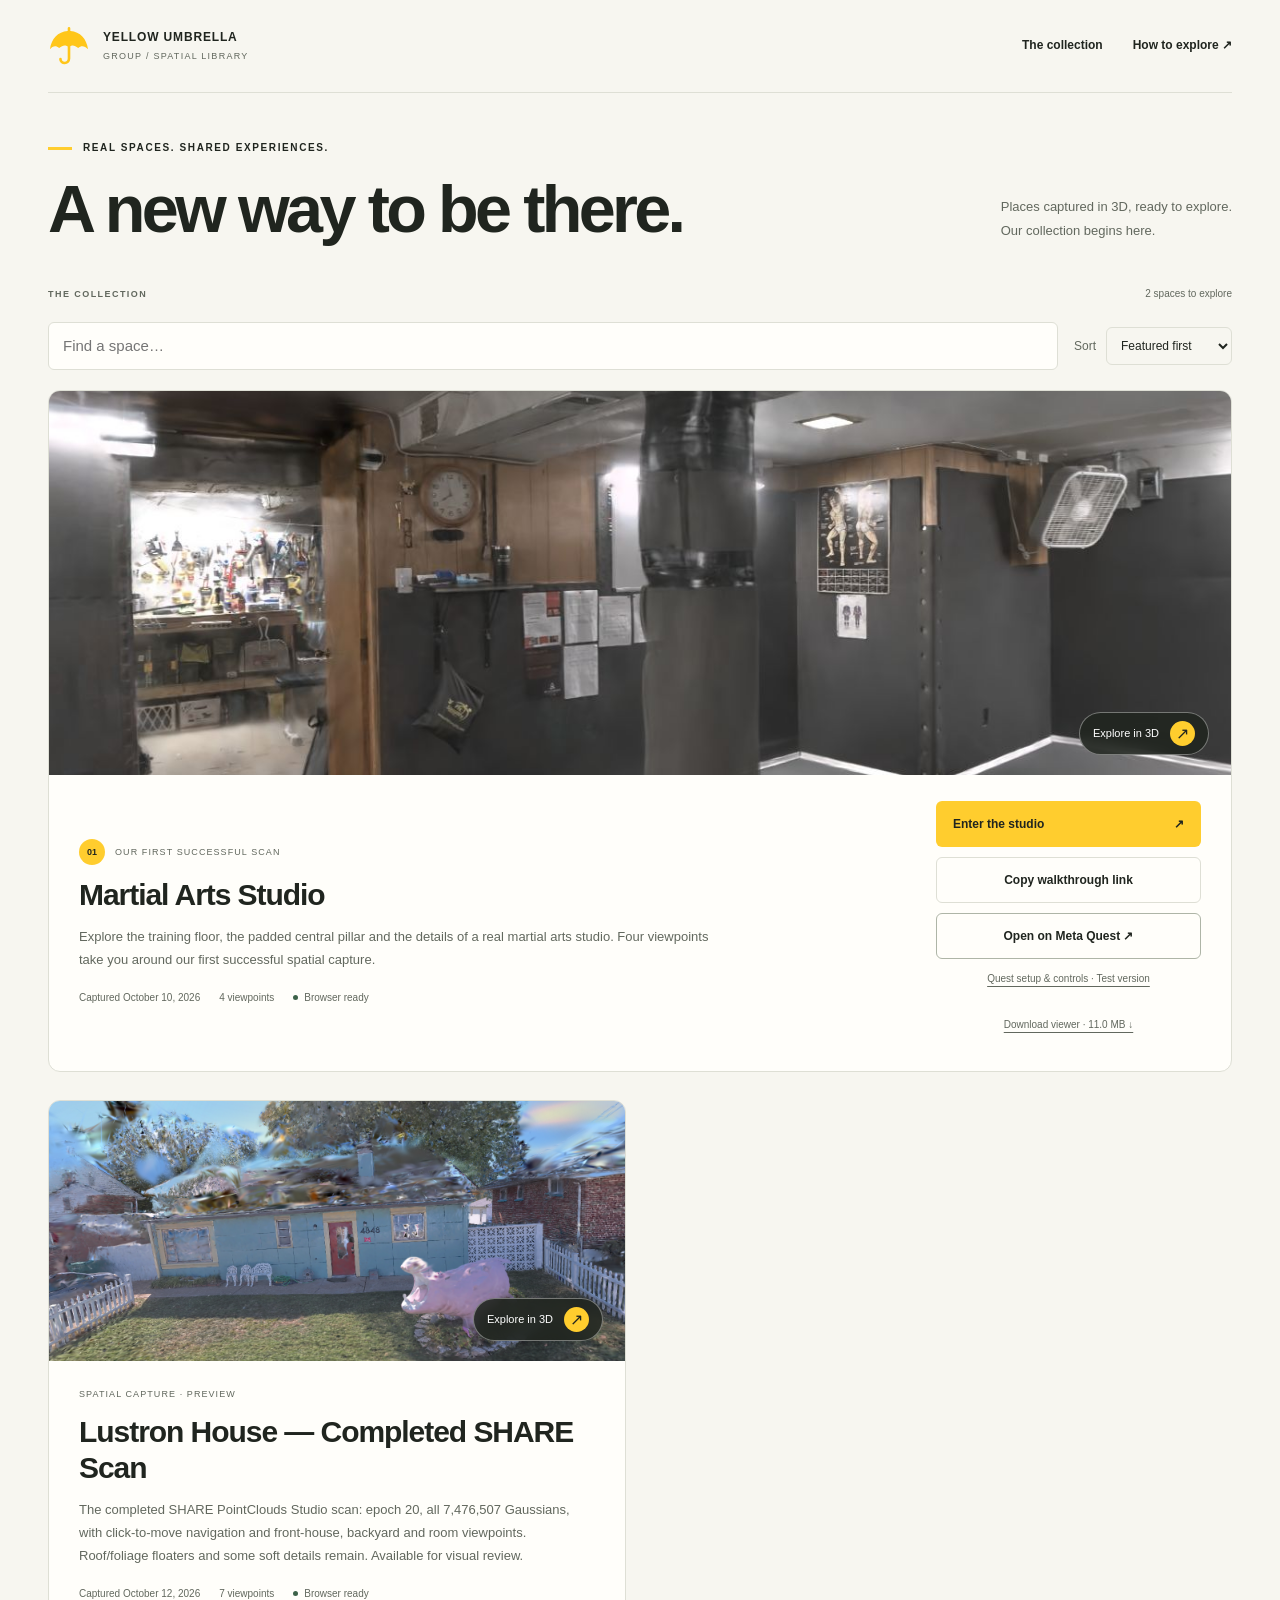
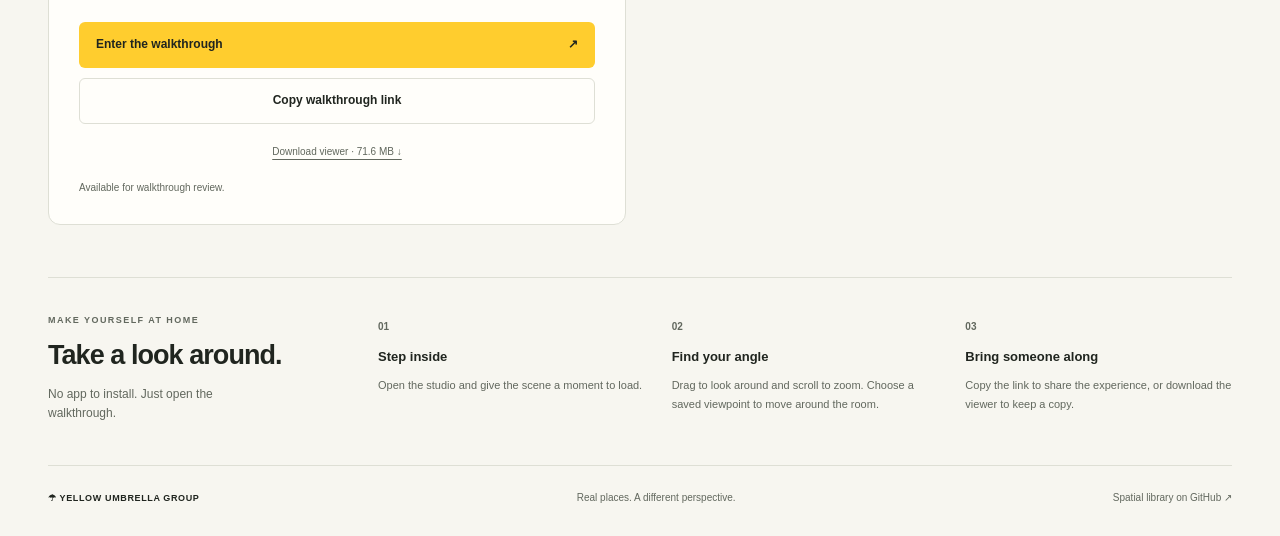
<file: docs/index.html>
<!doctype html>
<html lang="en">
<head>
  <meta charset="utf-8">
  <meta name="viewport" content="width=device-width,initial-scale=1">
  <meta name="theme-color" content="#f7f6f0">
  <meta name="description" content="Step inside the Martial Arts Studio, Yellow Umbrella Group’s first successful spatial capture. Explore a real space in an interactive 3D walkthrough.">
  <title>Spatial Library · Yellow Umbrella Group</title>
  <link rel="icon" href="assets/umbrella.svg" type="image/svg+xml">
  <link rel="stylesheet" href="assets/library.css?v=quest-1">
  <script defer src="assets/library.js?v=quest-1"></script>
</head>
<body>
  <a class="skip-link" href="#library">Skip to the walkthrough</a>
  <header class="topbar">
    <a class="brand" href="./" aria-label="Yellow Umbrella Group, spatial library"><img src="assets/umbrella.svg" width="42" height="42" alt=""><span>YELLOW UMBRELLA<span class="brand-sub">GROUP / SPATIAL LIBRARY</span></span></a>
    <nav aria-label="Main navigation"><a href="#library">The collection</a><a href="#explore">How to explore <span aria-hidden="true">↗</span></a></nav>
  </header>
  <main>
    <section class="intro" aria-labelledby="intro-title">
      <div><p class="eyebrow"><span class="yellow-line"></span> REAL SPACES. SHARED EXPERIENCES.</p><h1 id="intro-title">A new way<br class="mobile-break"> to be there.</h1></div>
      <p class="intro-note">Places captured in 3D, ready to explore.<br>Our collection begins here.</p>
    </section>
    <section class="library" id="library" aria-label="Spatial capture collection">
      <div class="collection-line"><span class="eyebrow">THE COLLECTION</span><span id="sync-status" role="status">Loading the collection…</span></div>
      <div id="toolbar" class="toolbar" hidden>
        <label class="search"><input id="search" type="search" placeholder="Find a space…" aria-label="Search walkthroughs"></label>
        <label class="sort">Sort <select id="sort" aria-label="Sort walkthroughs"><option value="featured">Featured first</option><option value="newest">Newest capture</option><option value="title">Name A–Z</option></select></label>
      </div>
      <div id="cards" class="cards" aria-live="polite"></div>
      <div id="empty" class="empty" hidden><h2>No spaces found</h2><p>Try another search.</p><button id="reset" class="button secondary" type="button">Clear search</button></div>
      <noscript><p class="notice">Enable JavaScript to explore the collection, or open the <a href="catalog.json">walkthrough catalog</a>.</p></noscript>
    </section>
    <section class="explore" id="explore" aria-labelledby="explore-heading">
      <div class="explore-heading"><p class="eyebrow">MAKE YOURSELF AT HOME</p><h2 id="explore-heading">Take a look around.</h2><p>No app to install. Just open the walkthrough.</p></div>
      <ol class="instructions">
        <li><span class="step">01</span><h3>Step inside</h3><p>Open the studio and give the scene a moment to load.</p></li>
        <li><span class="step">02</span><h3>Find your angle</h3><p>Drag to look around and scroll to zoom. Choose a saved viewpoint to move around the room.</p></li>
        <li><span class="step">03</span><h3>Bring someone along</h3><p>Copy the link to share the experience, or download the viewer to keep a copy.</p></li>
      </ol>
    </section>
  </main>
  <footer><span class="footer-brand">☂ YELLOW UMBRELLA GROUP</span><span>Real places. A different perspective.</span><a href="https://github.com/thehillbeyondthisone/s20share" target="_blank" rel="noopener">Spatial library on GitHub ↗</a></footer>
  <div id="toast" role="status" class="toast" hidden></div>
</body>
</html>
</file>
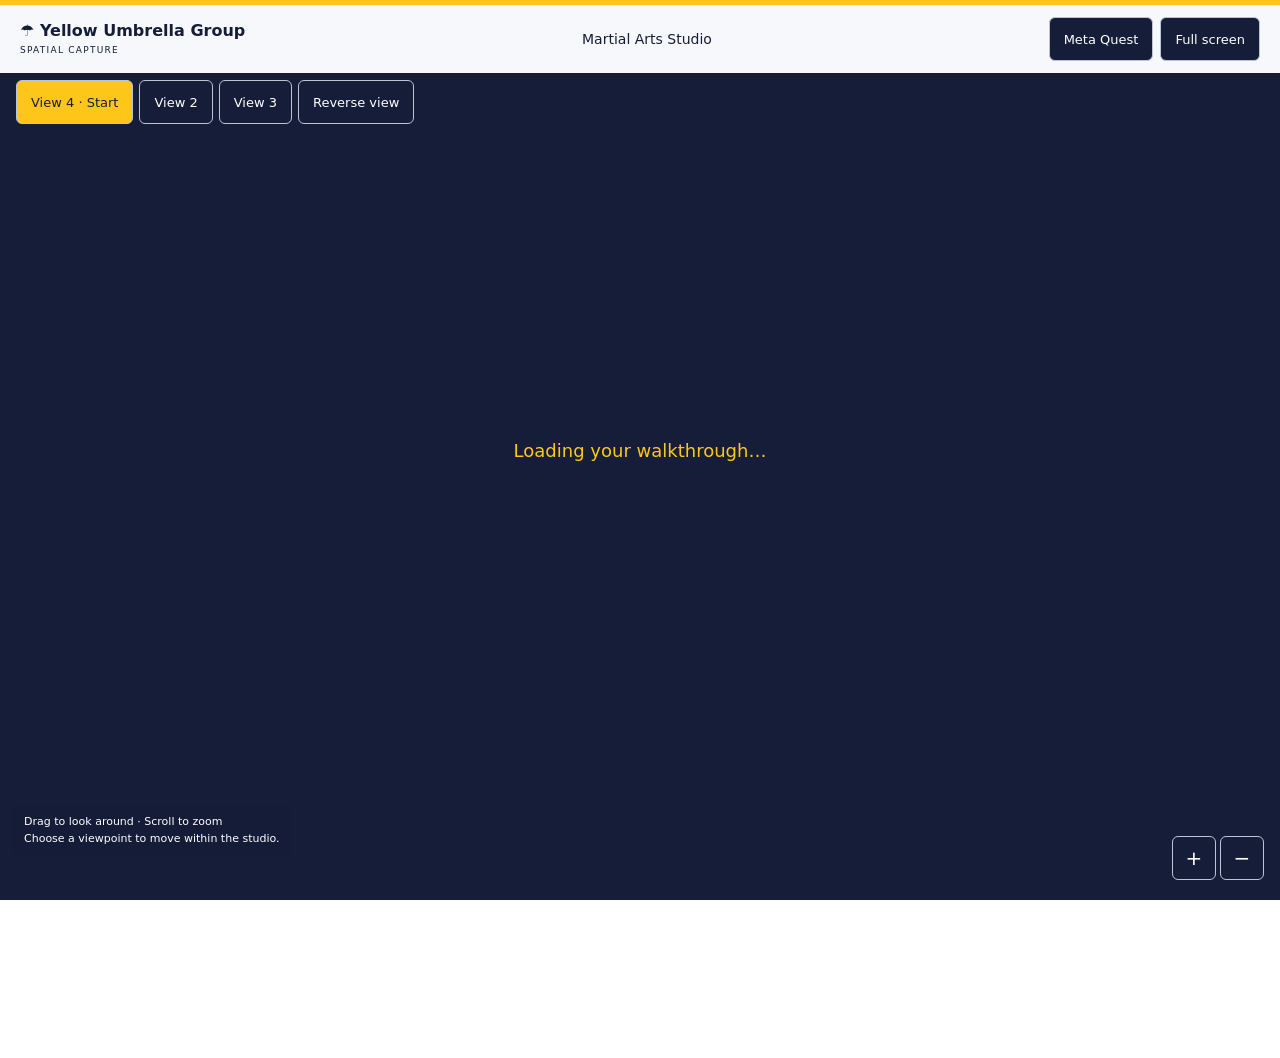
<file: docs/quest/index.html>
<!doctype html>
<html lang="en">
<head>
<meta charset="utf-8"><meta name="viewport" content="width=device-width,initial-scale=1">
<meta name="theme-color" content="#ffc61a"><title>Studio on Meta Quest · Yellow Umbrella Group</title>
<style>
:root{font:16px/1.6 system-ui;color:#161d38;background:#f6f8fc}body{margin:0;border-top:5px solid #ffc61a}main{max-width:500px;margin:12vh auto;padding:24px}small{letter-spacing:.12em}h1{font-size:36px;line-height:1.15}a{color:inherit}a.button{display:inline-block;padding:12px 18px;background:#ffc61a;border-radius:7px;text-decoration:none;font-weight:600}:focus-visible{outline:3px solid #161d38;outline-offset:4px}[hidden]{display:none!important}
</style>
</head>
<body><main><small>☂ YELLOW UMBRELLA GROUP</small><h1>Step inside the studio.</h1>
<p id="status" role="status">Opening the latest studio walkthrough…</p>
<a id="open" class="button" hidden>Open studio</a><p><a href="../">Back to the collection</a></p>
<noscript><p>Enable JavaScript to open the latest Quest walkthrough.</p></noscript></main>
<script>
(async()=>{
  try {
    const response=await fetch('../catalog.json',{cache:'no-store'});
    if (!response.ok) throw Error('Catalog unavailable');
    const catalog=await response.json();
    const scan=catalog.scans?.find(scan=>scan.id==='27e45466-86a5-42c6-8018-df7c9fdd86ea' && scan.quest_preview);
    if (!scan) throw Error('Quest viewer unavailable');
    const target=new URL(scan.viewer,new URL('../',location.href));
    if (target.origin!==location.origin || !target.pathname.startsWith(new URL('../viewers/',location.href).pathname)) throw Error('Invalid viewer');
    target.searchParams.set('quest','1');
    const link=document.getElementById('open'); link.href=target.href; link.hidden=false;
    location.replace(target.href);
  } catch {
    document.getElementById('status').textContent='The studio could not load. Return to the collection and try again.';
  }
})();
</script></body></html>
</file>
<file: docs/assets/library.css>
:root{color-scheme:light;--ink:#20251f;--muted:#62685e;--yellow:#ffcd2e;--paper:#f7f6f0;--line:#dedfd5;--green:#3c6249;font:15px/1.6 "Segoe UI",Arial,sans-serif}
*{box-sizing:border-box}html{scroll-behavior:smooth;scroll-padding-top:24px}body{margin:0;background:var(--paper);color:var(--ink)}a{color:inherit;text-decoration:none}button,input,select{font:inherit}a,button{touch-action:manipulation}button{cursor:pointer}img{display:block;max-width:100%}[hidden]{display:none!important}:focus-visible{outline:3px solid #976900;outline-offset:5px}.skip-link{position:absolute;top:-100px;left:24px;background:var(--yellow);padding:12px;z-index:20}.skip-link:focus{top:10px}
.topbar,main,footer{width:min(1200px,100% - 96px);margin:auto}.topbar{padding:25px 0;display:flex;align-items:center;justify-content:space-between;gap:24px;border-bottom:1px solid var(--line)}.brand{display:flex;align-items:center;gap:13px;font-size:12px;font-weight:800;letter-spacing:.07em;line-height:1.4}.brand-sub{display:block;color:var(--muted);font-size:9px;letter-spacing:.14em;margin-top:4px;font-weight:500}nav{display:flex;gap:30px;font-size:12px;font-weight:600}nav a:hover,footer a:hover{text-decoration:underline;text-underline-offset:5px}.intro{display:flex;justify-content:space-between;align-items:flex-end;gap:36px;padding:47px 0 40px}.eyebrow{margin:0;font-size:10px;font-weight:700;letter-spacing:.16em;display:flex;align-items:center;gap:11px}.yellow-line{width:24px;height:3px;background:var(--yellow)}h1{font-size:clamp(42px,5.2vw,68px);font-weight:600;line-height:1.1;letter-spacing:-.055em;margin:17px 0 0}.mobile-break{display:none}.intro-note{font-size:13px;line-height:1.8;color:var(--muted);margin:0 0 4px}.collection-line{display:flex;align-items:center;justify-content:space-between;margin-bottom:14px}.collection-line .eyebrow{font-size:9px;color:var(--muted)}#sync-status{font-size:10px;color:var(--muted)}
.cards{display:grid;grid-template-columns:repeat(2,minmax(0,1fr));gap:28px}.card{border:1px solid var(--line);border-radius:12px;overflow:hidden;background:#fffefa;min-width:0}.card.featured{grid-column:1/-1}.card-image{display:block;position:relative;height:260px;overflow:hidden;background:#353a35}.featured .card-image{height:clamp(280px,30vw,390px)}.card-image img{width:100%;height:100%;object-fit:cover;transition:transform .5s ease}.card-image:hover img{transform:scale(1.015)}.image-action{position:absolute;right:22px;bottom:20px;display:flex;align-items:center;gap:11px;border:1px solid #ffffff60;border-radius:100px;padding:8px 13px;background:#20251fd9;color:white;font-size:11px;backdrop-filter:blur(6px)}.image-action>span{display:grid;place-items:center;background:var(--yellow);color:var(--ink);border-radius:50%;width:25px;height:25px;font-size:16px}.card-body{padding:26px 30px 28px;display:grid;grid-template-columns:1fr;gap:20px}.featured .card-body{grid-template-columns:minmax(0,1fr) 265px;gap:40px;align-items:center}.card-kicker{display:flex;gap:10px;align-items:center;font-size:9px;letter-spacing:.12em;text-transform:uppercase;color:var(--muted)}.scan-number{display:grid;place-items:center;width:26px;height:26px;border-radius:50%;background:var(--yellow);color:var(--ink);font-weight:750;letter-spacing:0}.card h2{font-size:30px;letter-spacing:-.035em;line-height:1.2;margin:12px 0}.card-description{max-width:650px;font-size:13px;line-height:1.8;color:var(--muted);margin:0}.card-metrics{display:flex;flex-wrap:wrap;gap:8px 19px;color:var(--muted);font-size:10px;margin-top:18px}.metric{display:flex;gap:6px;align-items:center}.metric-dot{width:5px;height:5px;border-radius:50%;background:var(--green)}.card-actions{display:flex;flex-direction:column;gap:10px}.button{display:inline-flex;align-items:center;justify-content:center;gap:20px;border-radius:6px;border:1px solid transparent;padding:12px 16px;min-height:46px;font-size:12px;font-weight:650}.primary{background:var(--yellow);color:var(--ink)}.primary:hover{background:#ffdb60}.secondary{border-color:var(--line);background:transparent;color:var(--ink)}.secondary:hover{border-color:var(--ink)}.card-actions .primary{justify-content:space-between}.download-link{font-size:10px;text-align:center;color:var(--muted);text-decoration:underline;text-underline-offset:4px;margin-top:4px;min-height:32px;padding:6px 0}.card-footnote{font-size:10px;color:var(--muted);margin:0}.toolbar{display:flex;gap:16px;margin:20px 0}.search{flex:1}.search input{width:100%;padding:11px 14px;border:1px solid var(--line);border-radius:6px;background:#fffefa}.sort{display:flex;align-items:center;gap:10px;color:var(--muted);font-size:12px}.sort select{padding:10px;border:1px solid var(--line);border-radius:6px;background:transparent;color:var(--ink)}.empty{padding:40px;text-align:center;border:1px dashed var(--line);border-radius:12px}.notice{padding:20px;background:#fff0b5}.notice a{text-decoration:underline}
.explore{margin:52px 0 42px;border-top:1px solid var(--line);padding-top:35px;display:grid;grid-template-columns:280px 1fr;gap:50px}.explore-heading .eyebrow{font-size:9px;color:var(--muted)}.explore-heading h2{font-size:27px;font-weight:600;letter-spacing:-.035em;line-height:1.25;margin:12px 0}.explore-heading>p:last-child{font-size:12px;color:var(--muted);max-width:225px;margin:0}.instructions{list-style:none;padding:0;margin:0;display:grid;grid-template-columns:repeat(3,minmax(0,1fr));gap:27px}.step{font-size:10px;font-weight:700;color:var(--muted)}.instructions h3{font-size:13px;font-weight:650;margin:10px 0 8px}.instructions p{font-size:11px;line-height:1.8;color:var(--muted);margin:0}footer{border-top:1px solid var(--line);padding:24px 0 30px;display:flex;justify-content:space-between;align-items:center;gap:24px;font-size:10px;color:var(--muted)}.footer-brand{font-size:9px;font-weight:700;letter-spacing:.07em;color:var(--ink)}.toast{position:fixed;left:50%;bottom:24px;transform:translateX(-50%);padding:13px 20px;border-radius:7px;background:var(--ink);color:white;z-index:20;font-size:12px;text-align:center;max-width:90vw}
@media(max-width:900px){.topbar,main,footer{width:calc(100% - 56px)}.intro{padding:36px 0 30px;gap:24px}.intro-note{font-size:11px}.featured .card-body{grid-template-columns:1fr 225px;gap:24px;padding:24px}.card h2{font-size:27px}.card-description{font-size:12px}.explore{grid-template-columns:1fr;gap:25px}.explore-heading>p:last-child{max-width:none}}
@media(max-width:600px){.topbar,main,footer{width:calc(100% - 36px)}.topbar{padding:20px 0;gap:12px;align-items:flex-start}.brand{gap:8px;font-size:9px}.brand img{width:32px;height:32px}.brand-sub{font-size:7px;letter-spacing:.07em}nav{gap:14px;font-size:10px;padding-top:6px}nav a:last-child{display:none}.intro{display:block;padding:31px 0 25px}h1{font-size:48px;line-height:1.03;margin:16px 0}.mobile-break{display:initial}.eyebrow{font-size:8px;letter-spacing:.12em}.intro-note{font-size:12px;line-height:1.6}.intro-note br{display:none}.collection-line .eyebrow{font-size:8px}#sync-status{font-size:9px}.cards{grid-template-columns:1fr;gap:20px}.featured .card-image,.card-image{height:240px}.card-image img{object-position:35% center}.image-action{right:12px;bottom:12px;font-size:10px;padding:6px 10px}.image-action>span{width:22px;height:22px}.featured .card-body,.card-body{grid-template-columns:1fr;gap:23px;padding:23px 20px}.card h2{font-size:29px}.card-description{font-size:13px}.card-kicker{font-size:8px}.card-metrics{gap:8px 13px;margin-top:16px}.button{font-size:13px;min-height:48px}.download-link{font-size:11px;min-height:40px}.explore{margin:35px 0 30px;padding-top:26px;gap:24px}.instructions{grid-template-columns:1fr;gap:20px}.instructions li{display:grid;grid-template-columns:30px 1fr;gap:0 12px}.step{grid-row:1/3;padding-top:3px}.instructions h3{margin:0 0 5px;font-size:14px}.instructions p{font-size:12px}.toolbar{flex-wrap:wrap}.search{flex-basis:100%}footer{flex-wrap:wrap;gap:12px;font-size:9px}footer>span:nth-child(2){display:none}}
.quest-link{border-color:#aeb5a7}.quest-help{font-size:10px;text-align:center;color:var(--muted);text-decoration:underline;text-underline-offset:4px;padding:2px 0;min-height:28px}
@media(prefers-reduced-motion:reduce){html{scroll-behavior:auto}*{transition:none!important}}
</file>
